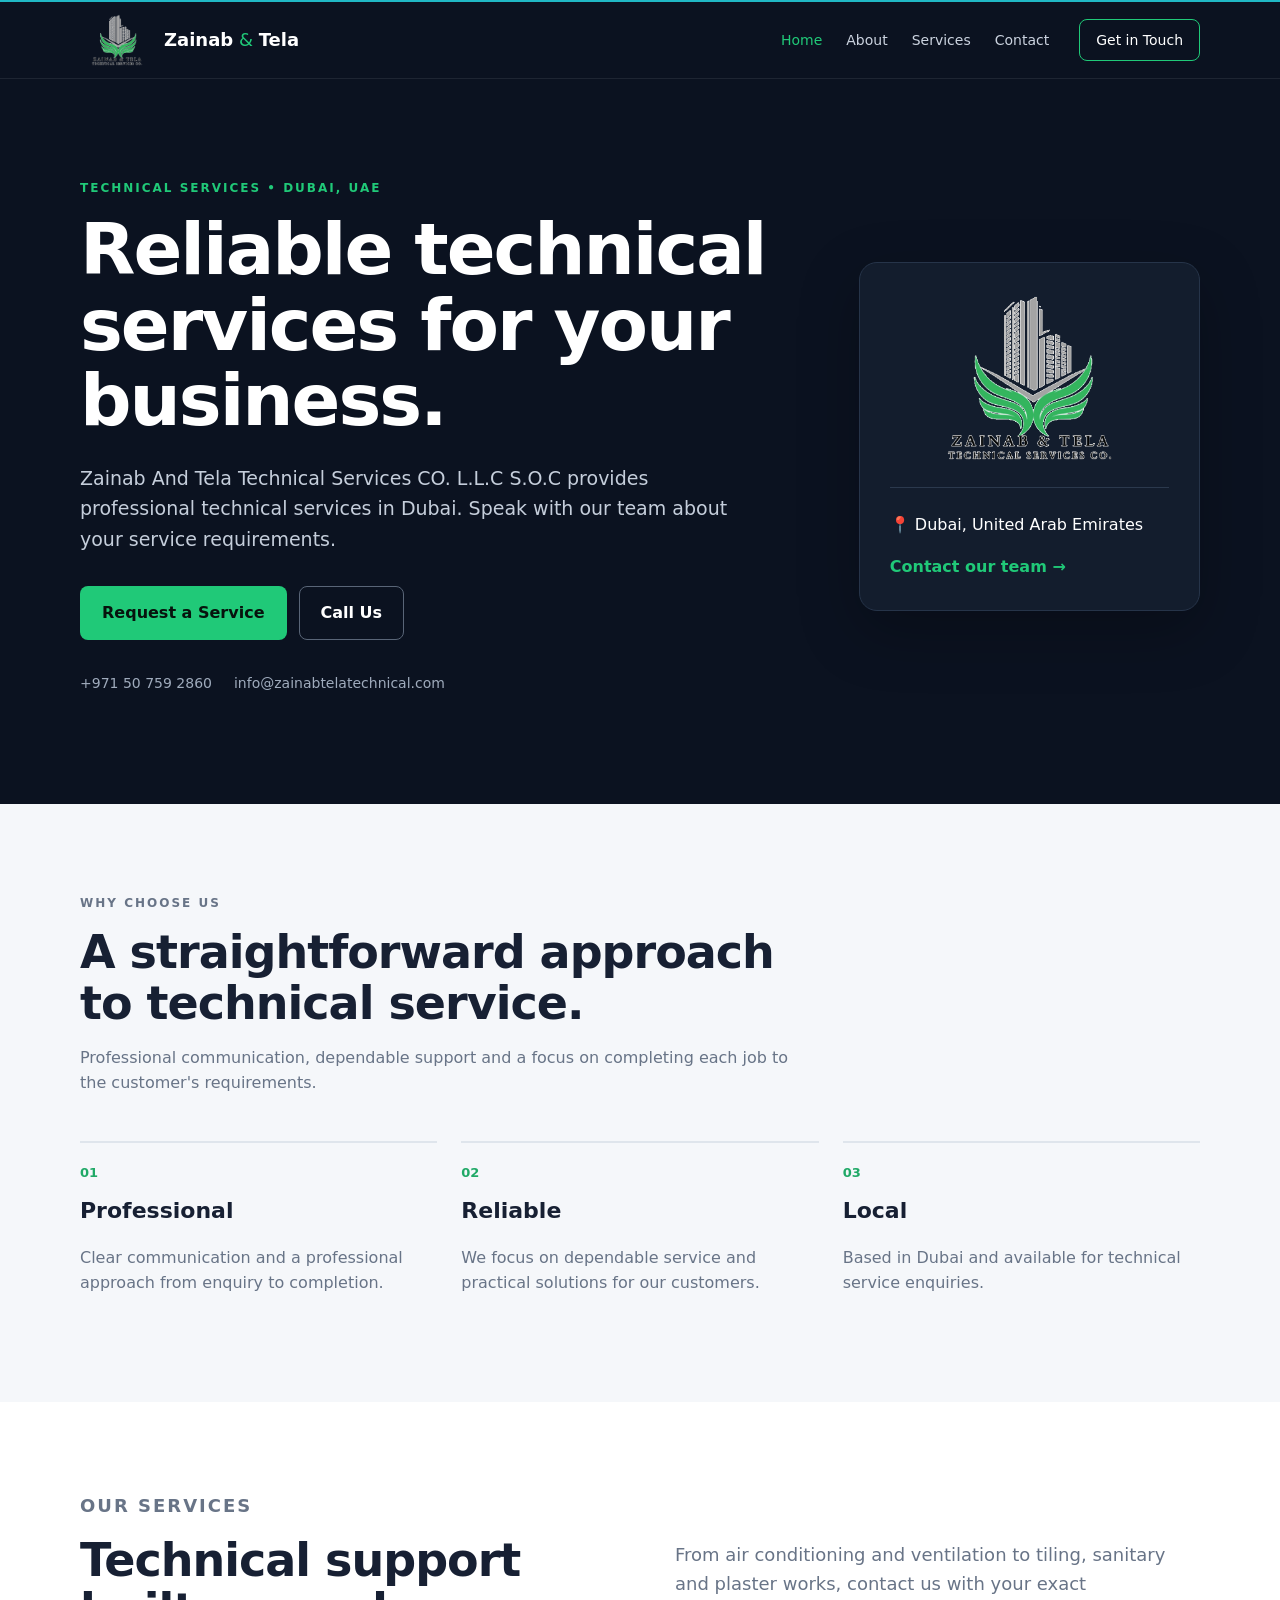
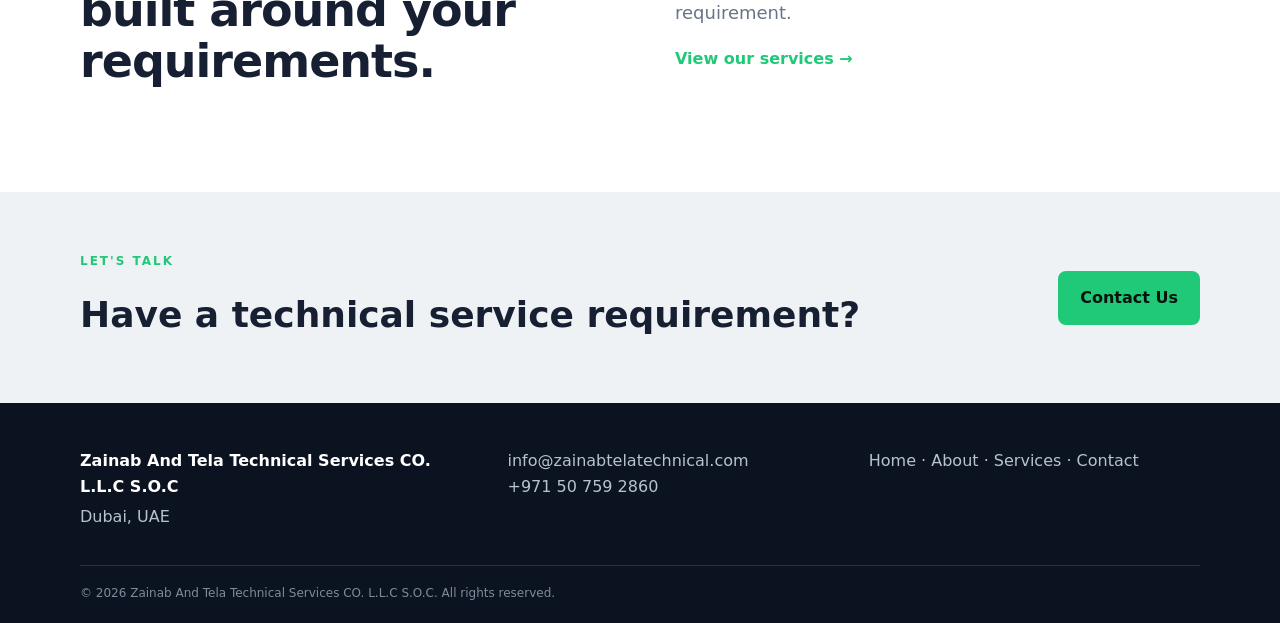
<file: index.html>
<!DOCTYPE html>
<html lang="en">
<head>
<meta charset="UTF-8">
<meta name="viewport" content="width=device-width, initial-scale=1.0">
<title>Zainab &amp; Tela Technical Services | Dubai, UAE</title>
<meta name="description" content="Zainab And Tela Technical Services CO. L.L.C S.O.C — technical services in Dubai, UAE. Contact us for service enquiries.">
<link rel="stylesheet" href="css/style.css">
</head>
<body>
<header class="site-header">
  <div class="container nav">
    <a class="brand" href="index.html">
      <img src="images/logo.png" alt="Zainab And Tela Technical Services CO. L.L.C S.O.C">
      <span class="brand-text"><b>Zainab</b> <i>&amp;</i> <b>Tela</b></span>
    </a>
    <nav>
      <a class="active" href="index.html">Home</a>
      <a href="about.html">About</a>
      <a href="services.html">Services</a>
      <a href="contact.html">Contact</a>
    </nav>
    <a class="nav-cta" href="contact.html">Get in Touch</a>
  </div>
</header>

<main>
<section class="hero">
  <div class="container hero-grid">
    <div>
      <p class="eyebrow">TECHNICAL SERVICES • DUBAI, UAE</p>
      <h1>Reliable technical services for your business.</h1>
      <p class="hero-text">Zainab And Tela Technical Services CO. L.L.C S.O.C provides professional technical services in Dubai. Speak with our team about your service requirements.</p>
      <div class="actions">
        <a class="btn primary" href="contact.html">Request a Service</a>
        <a class="btn secondary" href="tel:+971507592860">Call Us</a>
      </div>
      <div class="quick-contact">
        <a href="tel:+971507592860">+971 50 759 2860</a>
        <a href="mailto:info@zainabtelatechnical.com">info@zainabtelatechnical.com</a>
      </div>
    </div>
    <div class="hero-card">
      <img class="hero-logo" src="images/logo.png" alt="Zainab And Tela Technical Services logo">
      <div class="card-line"></div>
      <p class="location">📍 Dubai, United Arab Emirates</p>
      <a href="contact.html">Contact our team →</a>
    </div>
  </div>
</section>

<section class="section light">
<div class="container">
  <div class="section-heading">
    <p class="eyebrow">WHY CHOOSE US</p>
    <h2>A straightforward approach to technical service.</h2>
    <p>Professional communication, dependable support and a focus on completing each job to the customer's requirements.</p>
  </div>
  <div class="features">
    <article><div class="feature-number">01</div><h3>Professional</h3><p>Clear communication and a professional approach from enquiry to completion.</p></article>
    <article><div class="feature-number">02</div><h3>Reliable</h3><p>We focus on dependable service and practical solutions for our customers.</p></article>
    <article><div class="feature-number">03</div><h3>Local</h3><p>Based in Dubai and available for technical service enquiries.</p></article>
  </div>
</div>
</section>

<section class="section">
<div class="container split">
  <div><p class="eyebrow">OUR SERVICES</p><h2>Technical support built around your requirements.</h2></div>
  <div><p>From air conditioning and ventilation to tiling, sanitary and plaster works, contact us with your exact requirement.</p><a class="text-link" href="services.html">View our services →</a></div>
</div>
</section>

<section class="cta">
<div class="container cta-inner">
  <div><p class="eyebrow">LET'S TALK</p><h2>Have a technical service requirement?</h2></div>
  <a class="btn primary" href="contact.html">Contact Us</a>
</div>
</section>
</main>

<footer class="footer">
<div class="container footer-grid">
  <div><strong>Zainab And Tela Technical Services CO. L.L.C S.O.C</strong><p>Dubai, UAE</p></div>
  <div><a href="mailto:info@zainabtelatechnical.com">info@zainabtelatechnical.com</a><br><a href="tel:+971507592860">+971 50 759 2860</a></div>
  <div><a href="index.html">Home</a> · <a href="about.html">About</a> · <a href="services.html">Services</a> · <a href="contact.html">Contact</a></div>
</div>
<div class="container copyright">© 2026 Zainab And Tela Technical Services CO. L.L.C S.O.C. All rights reserved.</div>
</footer>
<script src="js/script.js"></script>
</body>
</html>
</file>
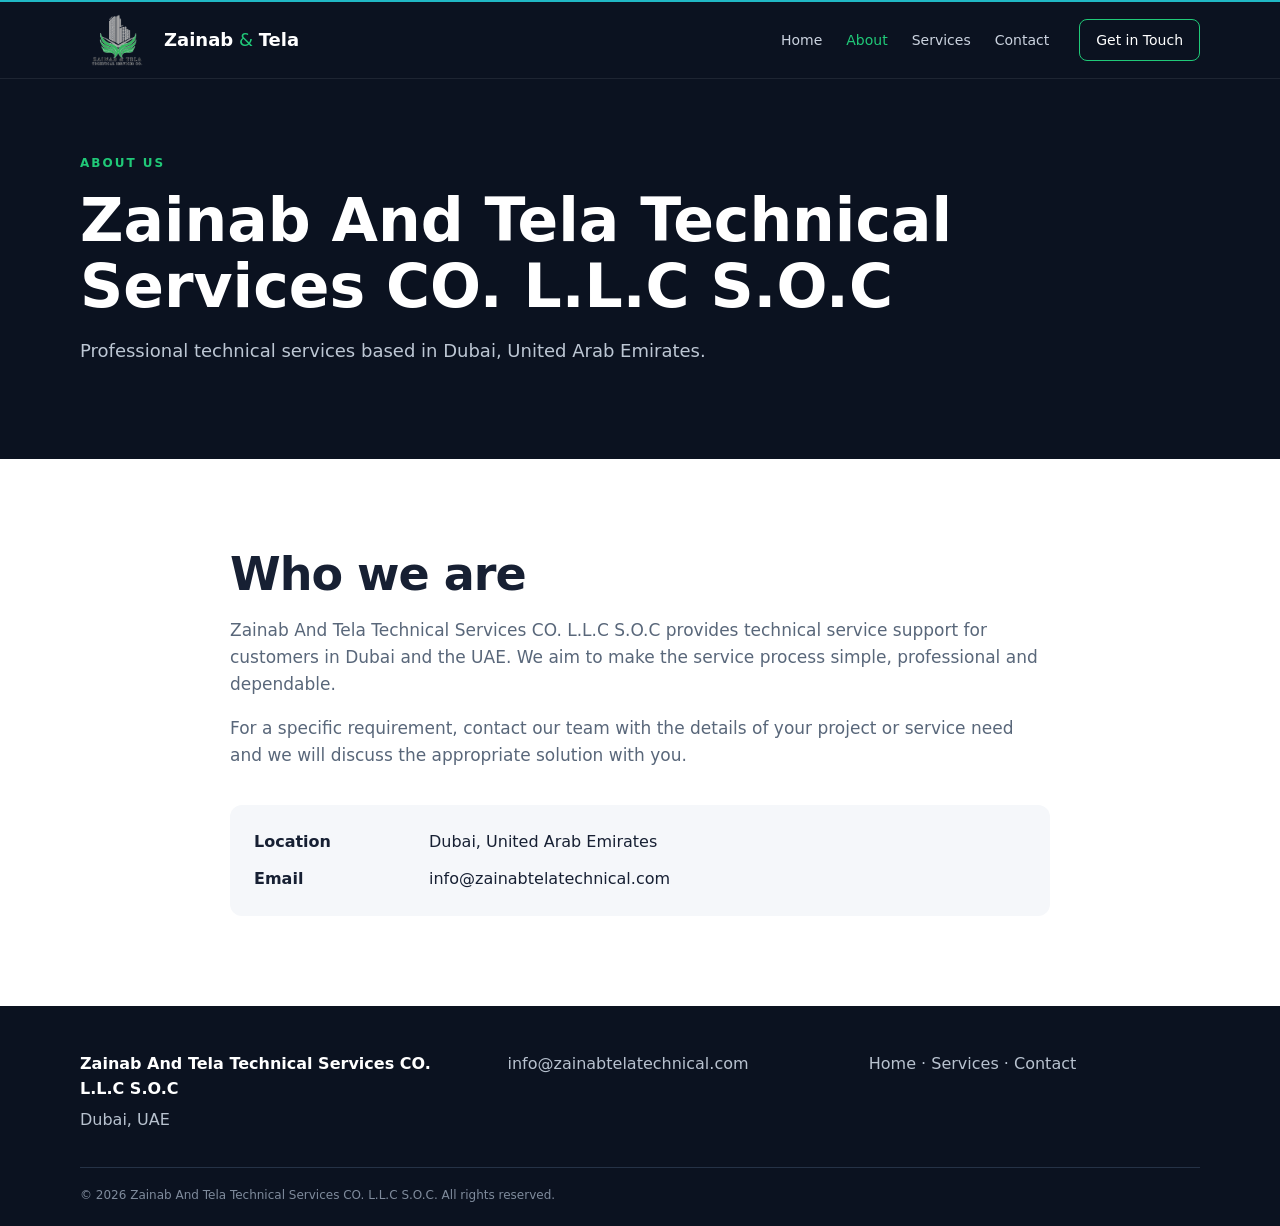
<file: about.html>
<!DOCTYPE html>
<html lang="en"><head><meta charset="UTF-8"><meta name="viewport" content="width=device-width, initial-scale=1.0">
<title>About | Zainab &amp; Tela Technical Services</title><meta name="description" content="About Zainab And Tela Technical Services CO. L.L.C S.O.C in Dubai, UAE.">
<link rel="stylesheet" href="css/style.css"></head><body>
<header class="site-header"><div class="container nav"><a class="brand" href="index.html"><img src="images/logo.png" alt="Zainab And Tela Technical Services CO. L.L.C S.O.C"><span class="brand-text"><b>Zainab</b> <i>&amp;</i> <b>Tela</b></span></a><nav><a href="index.html">Home</a><a class="active" href="about.html">About</a><a href="services.html">Services</a><a href="contact.html">Contact</a></nav><a class="nav-cta" href="contact.html">Get in Touch</a></div></header>
<main><section class="page-hero"><div class="container"><p class="eyebrow">ABOUT US</p><h1>Zainab And Tela Technical Services CO. L.L.C S.O.C</h1><p>Professional technical services based in Dubai, United Arab Emirates.</p></div></section>
<section class="section"><div class="container content-narrow"><h2>Who we are</h2><p>Zainab And Tela Technical Services CO. L.L.C S.O.C provides technical service support for customers in Dubai and the UAE. We aim to make the service process simple, professional and dependable.</p><p>For a specific requirement, contact our team with the details of your project or service need and we will discuss the appropriate solution with you.</p><div class="info-box"><strong>Location</strong><span>Dubai, United Arab Emirates</span><strong>Email</strong><span>info@zainabtelatechnical.com</span></div></div></section></main>
<footer class="footer"><div class="container footer-grid"><div><strong>Zainab And Tela Technical Services CO. L.L.C S.O.C</strong><p>Dubai, UAE</p></div><div><a href="mailto:info@zainabtelatechnical.com">info@zainabtelatechnical.com</a></div><div><a href="index.html">Home</a> · <a href="services.html">Services</a> · <a href="contact.html">Contact</a></div></div><div class="container copyright">© 2026 Zainab And Tela Technical Services CO. L.L.C S.O.C. All rights reserved.</div></footer></body></html>
</file>
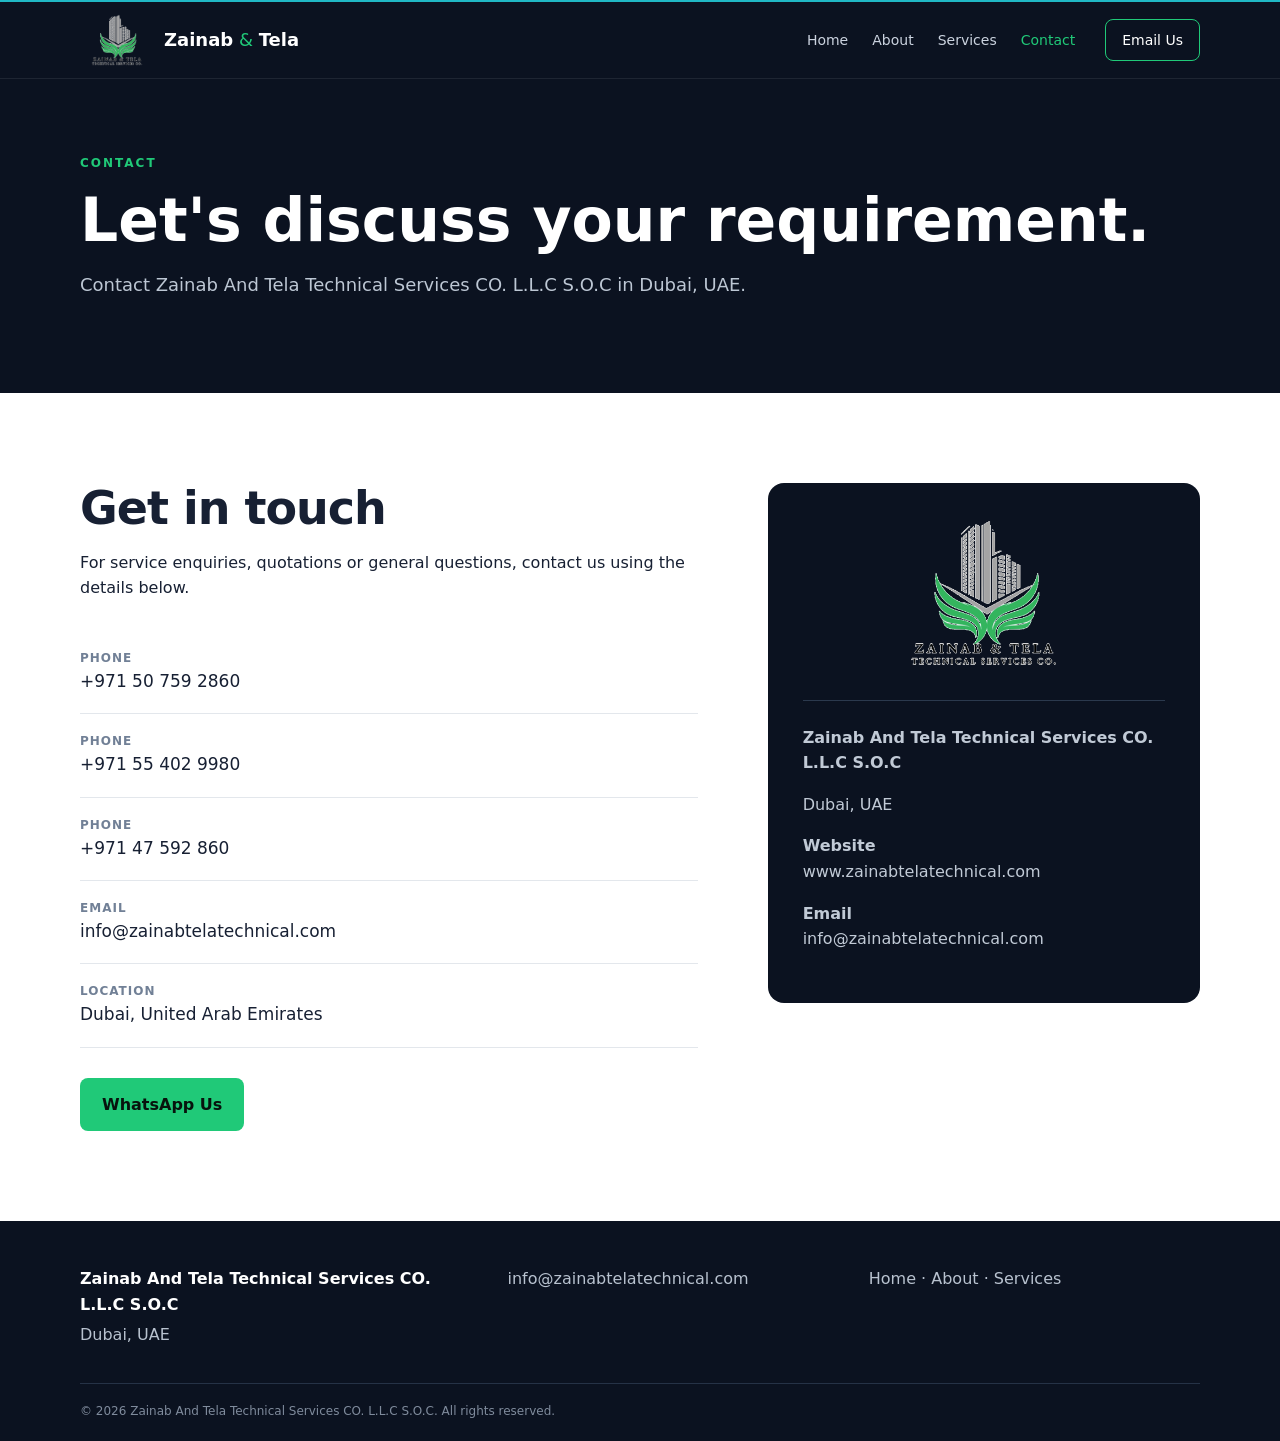
<file: contact.html>
<!DOCTYPE html>
<html lang="en"><head><meta charset="UTF-8"><meta name="viewport" content="width=device-width, initial-scale=1.0">
<title>Contact | Zainab &amp; Tela Technical Services</title><meta name="description" content="Contact Zainab And Tela Technical Services CO. L.L.C S.O.C in Dubai, UAE.">
<link rel="stylesheet" href="css/style.css"></head><body>
<header class="site-header"><div class="container nav"><a class="brand" href="index.html"><img src="images/logo.png" alt="Zainab And Tela Technical Services CO. L.L.C S.O.C"><span class="brand-text"><b>Zainab</b> <i>&amp;</i> <b>Tela</b></span></a><nav><a href="index.html">Home</a><a href="about.html">About</a><a href="services.html">Services</a><a class="active" href="contact.html">Contact</a></nav><a class="nav-cta" href="mailto:info@zainabtelatechnical.com">Email Us</a></div></header>
<main><section class="page-hero"><div class="container"><p class="eyebrow">CONTACT</p><h1>Let's discuss your requirement.</h1><p>Contact Zainab And Tela Technical Services CO. L.L.C S.O.C in Dubai, UAE.</p></div></section>
<section class="section"><div class="container contact-grid"><div><h2>Get in touch</h2><p>For service enquiries, quotations or general questions, contact us using the details below.</p><div class="contact-list">
<a href="tel:+971507592860"><strong>Phone</strong><span>+971 50 759 2860</span></a>
<a href="tel:+971554029980"><strong>Phone</strong><span>+971 55 402 9980</span></a>
<a href="tel:+97147592860"><strong>Phone</strong><span>+971 47 592 860</span></a>
<a href="mailto:info@zainabtelatechnical.com"><strong>Email</strong><span>info@zainabtelatechnical.com</span></a>
<div><strong>Location</strong><span>Dubai, United Arab Emirates</span></div>
</div><a class="btn primary" href="https://wa.me/971507592860" target="_blank" rel="noopener">WhatsApp Us</a></div>
<div class="contact-panel"><img class="panel-logo" src="images/logo.png" alt="Zainab And Tela Technical Services logo"><div class="card-line"></div><p><strong>Zainab And Tela Technical Services CO. L.L.C S.O.C</strong></p><p>Dubai, UAE</p><p><strong>Website</strong><br>www.zainabtelatechnical.com</p><p><strong>Email</strong><br>info@zainabtelatechnical.com</p></div></div></section></main>
<footer class="footer"><div class="container footer-grid"><div><strong>Zainab And Tela Technical Services CO. L.L.C S.O.C</strong><p>Dubai, UAE</p></div><div><a href="mailto:info@zainabtelatechnical.com">info@zainabtelatechnical.com</a></div><div><a href="index.html">Home</a> · <a href="about.html">About</a> · <a href="services.html">Services</a></div></div><div class="container copyright">© 2026 Zainab And Tela Technical Services CO. L.L.C S.O.C. All rights reserved.</div></footer></body></html>
</file>
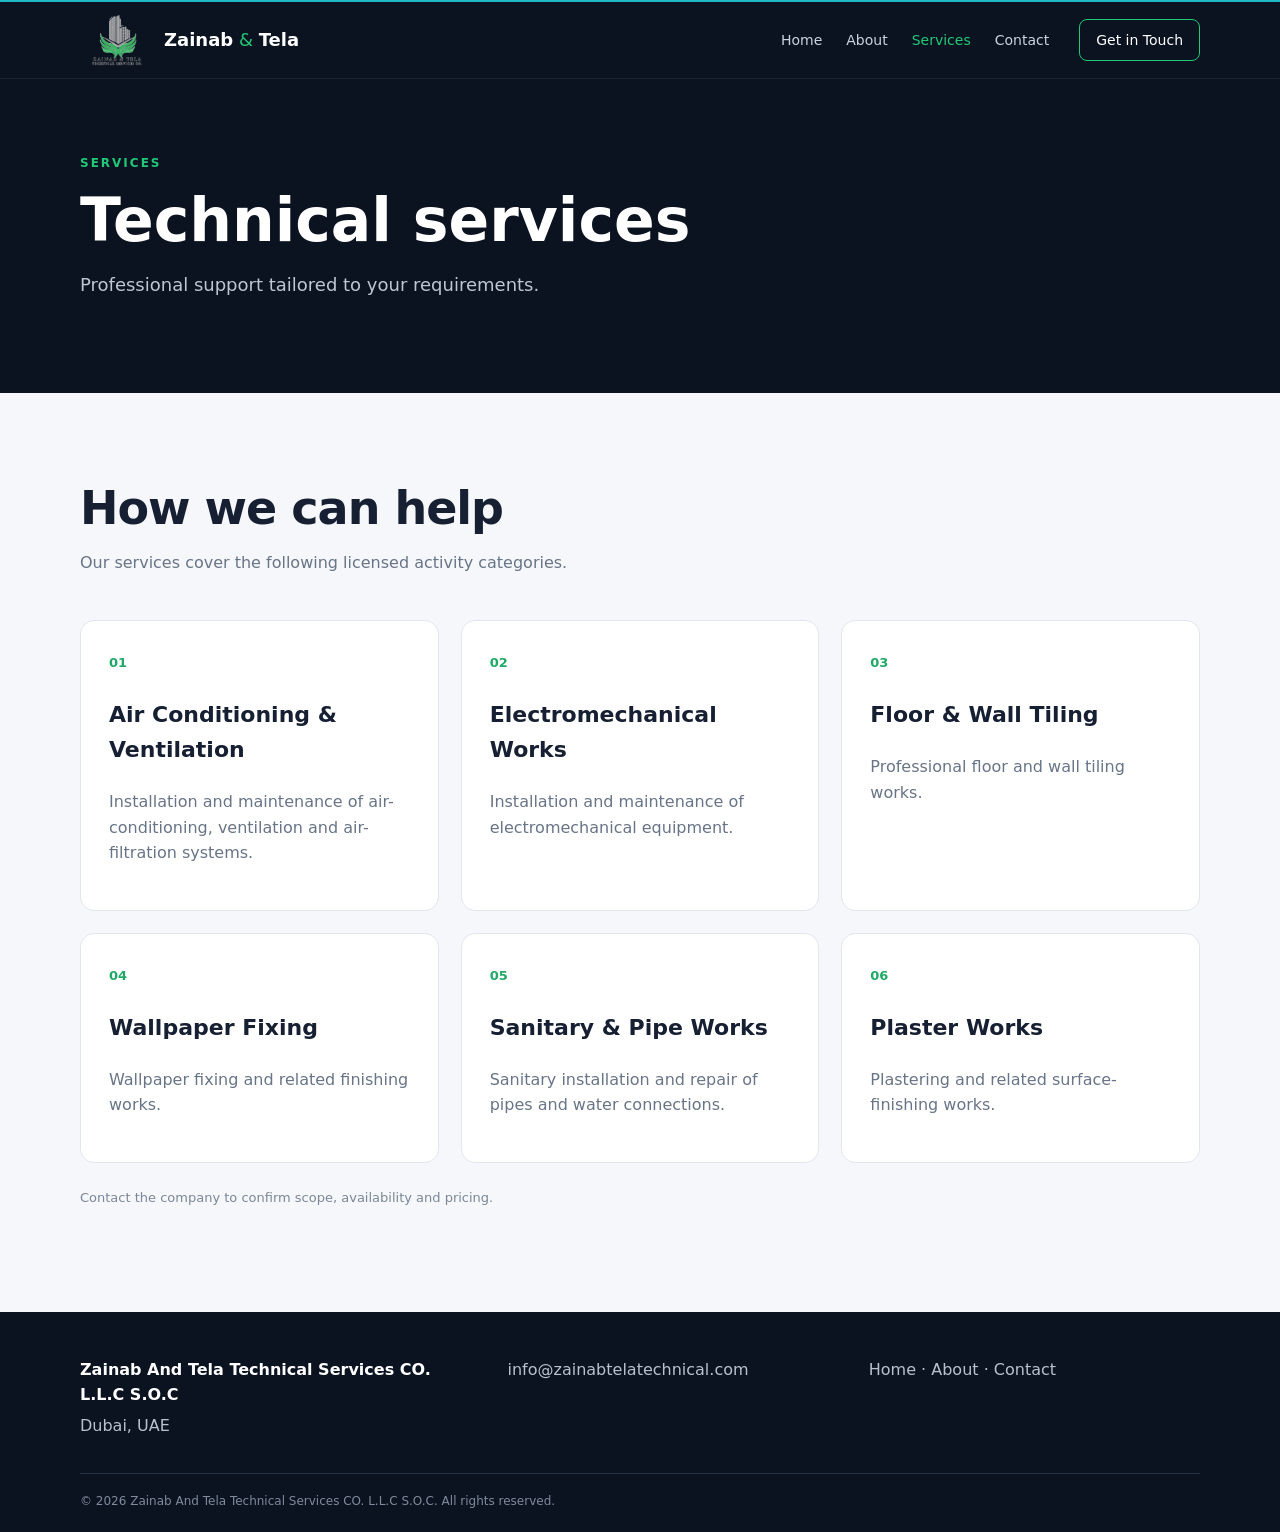
<file: services.html>
<!DOCTYPE html>
<html lang="en"><head><meta charset="UTF-8"><meta name="viewport" content="width=device-width, initial-scale=1.0">
<title>Services | Zainab &amp; Tela Technical Services</title><meta name="description" content="Technical services offered by Zainab And Tela Technical Services CO. L.L.C S.O.C in Dubai, UAE.">
<link rel="stylesheet" href="css/style.css"></head><body>
<header class="site-header"><div class="container nav"><a class="brand" href="index.html"><img src="images/logo.png" alt="Zainab And Tela Technical Services CO. L.L.C S.O.C"><span class="brand-text"><b>Zainab</b> <i>&amp;</i> <b>Tela</b></span></a><nav><a href="index.html">Home</a><a href="about.html">About</a><a class="active" href="services.html">Services</a><a href="contact.html">Contact</a></nav><a class="nav-cta" href="contact.html">Get in Touch</a></div></header>
<main><section class="page-hero"><div class="container"><p class="eyebrow">SERVICES</p><h1>Technical services</h1><p>Professional support tailored to your requirements.</p></div></section>
<section class="section light"><div class="container"><div class="section-heading"><h2>How we can help</h2><p>Our services cover the following licensed activity categories.</p></div>
<div class="service-grid">
<article class="service-card"><span>01</span><h3>Air Conditioning &amp; Ventilation</h3><p>Installation and maintenance of air-conditioning, ventilation and air-filtration systems.</p></article>
<article class="service-card"><span>02</span><h3>Electromechanical Works</h3><p>Installation and maintenance of electromechanical equipment.</p></article>
<article class="service-card"><span>03</span><h3>Floor &amp; Wall Tiling</h3><p>Professional floor and wall tiling works.</p></article>
<article class="service-card"><span>04</span><h3>Wallpaper Fixing</h3><p>Wallpaper fixing and related finishing works.</p></article>
<article class="service-card"><span>05</span><h3>Sanitary &amp; Pipe Works</h3><p>Sanitary installation and repair of pipes and water connections.</p></article>
<article class="service-card"><span>06</span><h3>Plaster Works</h3><p>Plastering and related surface-finishing works.</p></article>
</div><p class="small-note">Contact the company to confirm scope, availability and pricing.</p></div></section></main>
<footer class="footer"><div class="container footer-grid"><div><strong>Zainab And Tela Technical Services CO. L.L.C S.O.C</strong><p>Dubai, UAE</p></div><div><a href="mailto:info@zainabtelatechnical.com">info@zainabtelatechnical.com</a></div><div><a href="index.html">Home</a> · <a href="about.html">About</a> · <a href="contact.html">Contact</a></div></div><div class="container copyright">© 2026 Zainab And Tela Technical Services CO. L.L.C S.O.C. All rights reserved.</div></footer></body></html>
</file>
<file: css/style.css>
*{box-sizing:border-box}html{scroll-behavior:smooth}body{margin:0;font-family:Inter,ui-sans-serif,system-ui,-apple-system,BlinkMacSystemFont,"Segoe UI",sans-serif;color:#172033;background:#fff;line-height:1.6}a{color:inherit;text-decoration:none}.container{width:min(1120px,92%);margin:auto}.site-header{background:#0b1220;color:#fff;position:sticky;top:0;z-index:20;border-top:2px solid #20b8c5;border-bottom:1px solid rgba(255,255,255,.08)}.nav{min-height:76px;display:flex;align-items:center;gap:30px}.brand{display:flex;align-items:center;gap:10px;margin-right:auto}.brand img{width:74px;height:52px;object-fit:contain;display:block}.brand-text{font-size:18px;white-space:nowrap}.brand-text i{color:#20c978;font-style:normal}.nav nav{display:flex;gap:24px;font-size:14px;color:#cbd3df}.nav nav a:hover,.nav nav .active{color:#20c978}.nav-cta{border:1px solid #20c978;padding:9px 16px;border-radius:8px;font-size:14px}.hero{background:#0b1220;color:#fff;padding:100px 0 110px}.hero-grid{display:grid;grid-template-columns:1.35fr .65fr;gap:70px;align-items:center}.eyebrow{font-size:12px;font-weight:800;letter-spacing:2px;color:#20c978;margin:0 0 14px}.hero h1{font-size:clamp(42px,6vw,72px);line-height:1.05;letter-spacing:-2px;margin:0 0 24px;max-width:760px}.hero-text{font-size:19px;color:#c5cedb;max-width:650px}.actions{display:flex;gap:12px;margin:32px 0}.btn{display:inline-block;padding:13px 21px;border-radius:8px;font-weight:750;border:1px solid transparent}.btn.primary{background:#20c978;color:#07130d}.btn.secondary{border-color:#596577;color:#fff}.quick-contact{display:flex;gap:22px;flex-wrap:wrap;font-size:14px;color:#9fabbc}.quick-contact a:hover{color:#20c978}.hero-card{background:#131d2d;border:1px solid #263449;padding:30px;border-radius:18px;box-shadow:0 20px 60px rgba(0,0,0,.25)}.hero-logo{width:100%;height:170px;object-fit:contain;display:block;background:transparent}.card-line{height:1px;background:#2b394d;margin:24px 0}.hero-card a,.text-link{color:#20c978;font-weight:750}.section{padding:90px 0}.section.light{background:#f5f7fa}.section-heading{max-width:720px;margin-bottom:45px}.section h2{font-size:clamp(30px,4vw,46px);line-height:1.1;margin:0 0 16px;letter-spacing:-1px}.section-heading p,.split p{color:#687487}.features{display:grid;grid-template-columns:repeat(3,1fr);gap:24px}.features article{border-top:2px solid #dfe5ec;padding-top:20px}.feature-number,.service-card span{color:#20a967;font-weight:900;font-size:13px}.features h3{font-size:22px;margin:10px 0 6px}.features p{color:#687487}.split{display:grid;grid-template-columns:1fr 1fr;gap:70px;align-items:center}.split p{font-size:18px}.cta{background:#eef2f5;padding:60px 0}.cta-inner{display:flex;justify-content:space-between;align-items:center;gap:30px}.cta h2{margin:0;font-size:36px}.page-hero{background:#0b1220;color:#fff;padding:75px 0}.page-hero h1{font-size:clamp(38px,5vw,60px);line-height:1.1;margin:0 0 12px}.page-hero p:not(.eyebrow){color:#bdc7d4;font-size:18px}.content-narrow{max-width:820px}.content-narrow h2{margin-top:0}.content-narrow p{color:#59677a;font-size:17px}.info-box{display:grid;grid-template-columns:150px 1fr;gap:12px 25px;background:#f5f7fa;padding:24px;border-radius:12px;margin-top:35px}.service-grid{display:grid;grid-template-columns:repeat(3,1fr);gap:22px}.service-card{background:#fff;border:1px solid #e1e6ed;border-radius:14px;padding:28px;min-height:210px}.service-card h3{font-size:22px}.service-card p{color:#687487}.small-note{color:#7b8797;margin-top:25px;font-size:13px}.contact-grid{display:grid;grid-template-columns:1fr .7fr;gap:70px}.contact-list{display:grid;gap:0;margin:30px 0}.contact-list>a,.contact-list>div{padding:18px 0;border-bottom:1px solid #e3e7ec;display:flex;flex-direction:column}.contact-list strong{font-size:12px;text-transform:uppercase;letter-spacing:1px;color:#718096}.contact-list span{font-size:17px}.contact-panel{background:#0b1220;color:#fff;border-radius:16px;padding:35px;height:max-content}.panel-logo{width:100%;height:150px;object-fit:contain;background:transparent}.contact-panel p{color:#c1cad6}.footer{background:#0b1220;color:#b8c2cf;padding:45px 0 20px}.footer-grid{display:grid;grid-template-columns:1.2fr 1fr 1fr;gap:30px;padding-bottom:30px}.footer strong{color:#fff}.footer p{margin:5px 0}.footer a:hover{color:#20c978}.copyright{border-top:1px solid #253246;padding-top:18px;font-size:12px;color:#7f8b9c}@media(max-width:800px){.nav{height:auto;padding:12px 0;flex-wrap:wrap}.brand img{width:62px;height:46px}.brand-text{font-size:16px}.nav nav{order:3;width:100%;justify-content:center;gap:16px}.nav-cta{display:none}.hero{padding:70px 0}.hero-grid,.split,.contact-grid{grid-template-columns:1fr;gap:35px}.features,.service-grid{grid-template-columns:1fr}.cta-inner{display:block}.cta .btn{margin-top:20px}.footer-grid{grid-template-columns:1fr}.info-box{grid-template-columns:1fr}.hero h1{letter-spacing:-1px}}
</file>
